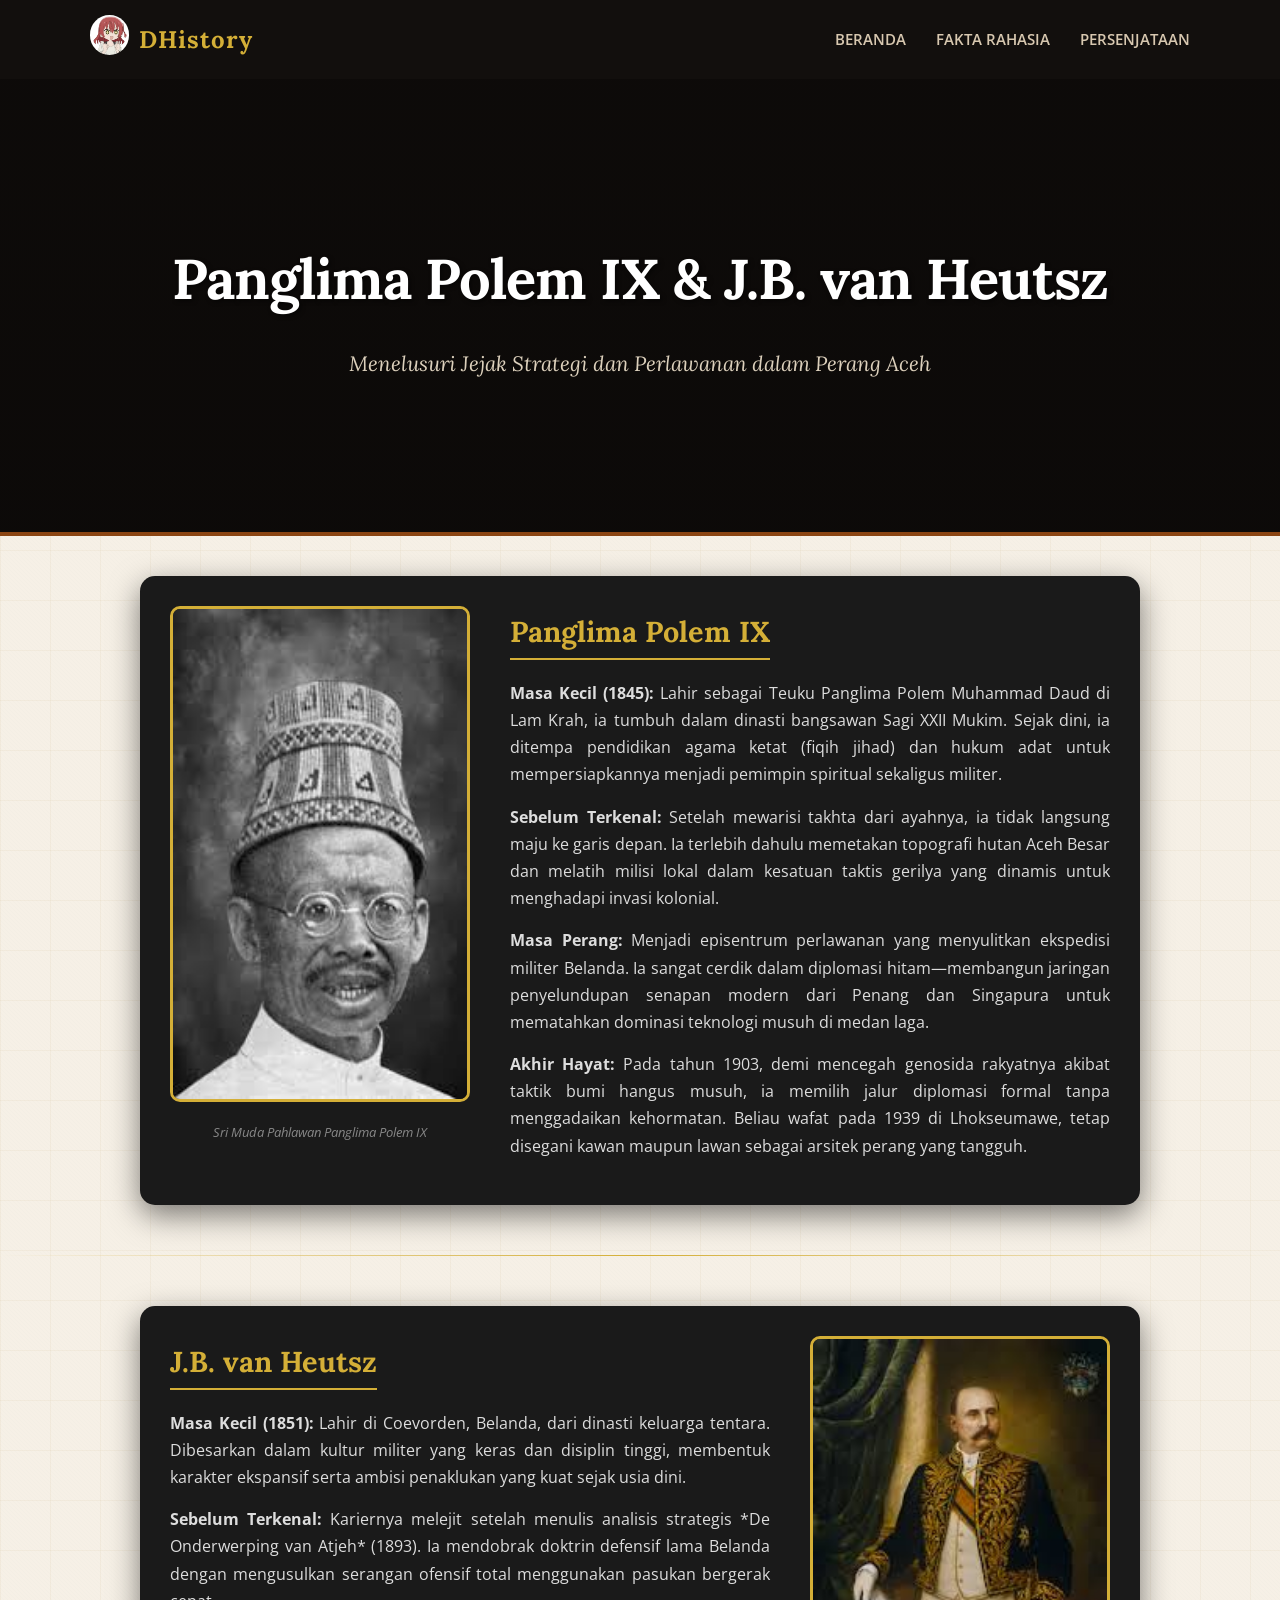
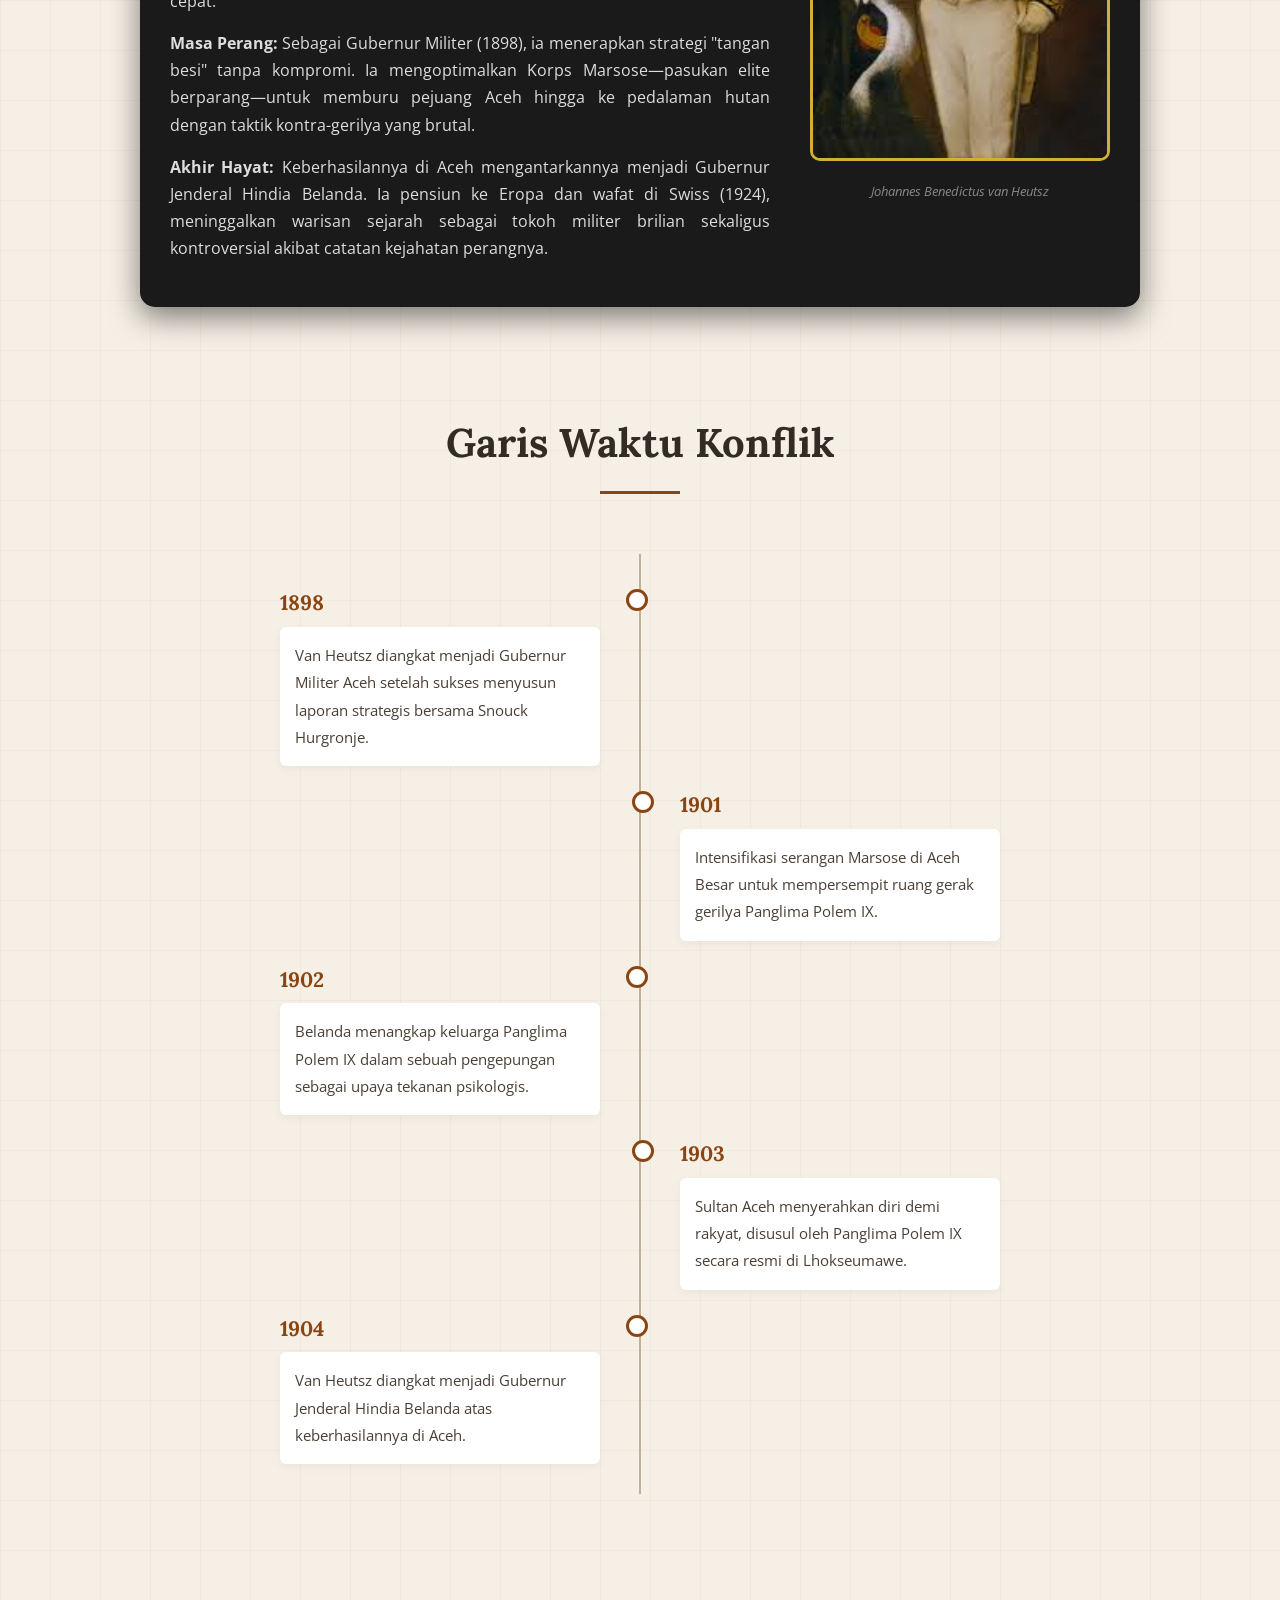
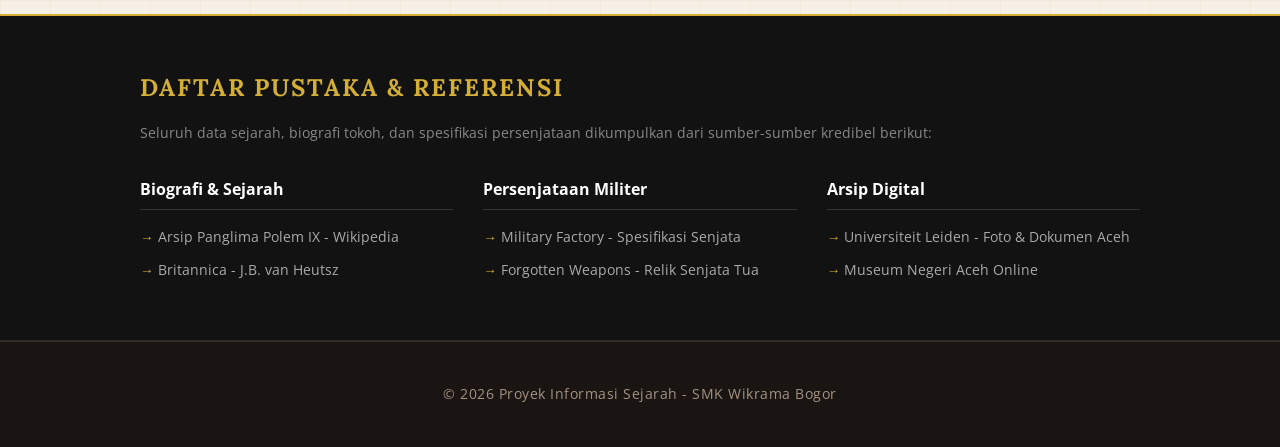
<file: index.html>
<!DOCTYPE html>
<html lang="id">
<head>
    <meta charset="UTF-8">
    <meta name="viewport" content="width=device-width, initial-scale=1.0">
    <title>Sejarah Perang Aceh: Dua Sisi Rivalitas</title>
    <link rel="stylesheet" href="style.css">
</head>
<body>

    <header>
        <nav>
            <div class="logo-wrapper">
            <a href="about.html">
                <img src="assets/logo.png" alt="Logo" class="logo-img">
            </a>
            <div class="logo">DHistory</div>
            </div>
            <ul>
            <li><a href="index.html">Beranda</a></li>
            <li><a href="fakta.html">Fakta Rahasia</a></li>
            <li><a href="weapon.html">Persenjataan</a></li>
        </ul>
        </nav>
        <div class="hero" id="home">
            <h1>Panglima Polem IX & J.B. van Heutsz</h1>
            <p>Menelusuri Jejak Strategi dan Perlawanan dalam Perang Aceh</p>
        </div>
    </header>

    <main>
<!-- Bagian Biografi Panglima Polem -->
<section class="bio-container">
    <div class="bio-image">
        <a href="assets/polem.jpg" target="_blank">
            <img src="assets/polem.jpg" alt="Panglima Polem IX">
        </a>
        <p class="caption">Sri Muda Pahlawan Panglima Polem IX</p>
    </div>
<div class="bio-text">
        <h2>Panglima Polem IX</h2>
        <p><strong>Masa Kecil (1845):</strong> Lahir sebagai Teuku Panglima Polem Muhammad Daud di Lam Krah, ia tumbuh dalam dinasti bangsawan Sagi XXII Mukim. Sejak dini, ia ditempa pendidikan agama ketat (fiqih jihad) dan hukum adat untuk mempersiapkannya menjadi pemimpin spiritual sekaligus militer.</p>
        <p><strong>Sebelum Terkenal:</strong> Setelah mewarisi takhta dari ayahnya, ia tidak langsung maju ke garis depan. Ia terlebih dahulu memetakan topografi hutan Aceh Besar dan melatih milisi lokal dalam kesatuan taktis gerilya yang dinamis untuk menghadapi invasi kolonial.</p>
        <p><strong>Masa Perang:</strong> Menjadi episentrum perlawanan yang menyulitkan ekspedisi militer Belanda. Ia sangat cerdik dalam diplomasi hitam—membangun jaringan penyelundupan senapan modern dari Penang dan Singapura untuk mematahkan dominasi teknologi musuh di medan laga.</p>
        <p><strong>Akhir Hayat:</strong> Pada tahun 1903, demi mencegah genosida rakyatnya akibat taktik bumi hangus musuh, ia memilih jalur diplomasi formal tanpa menggadaikan kehormatan. Beliau wafat pada 1939 di Lhokseumawe, tetap disegani kawan maupun lawan sebagai arsitek perang yang tangguh.</p>
    </div>
</section>

<hr class="separator">

<!-- Bagian Biografi Van Heutsz -->
<section class="bio-container reverse">
    <div class="bio-image">
        <a href="assets/heutsz.jpg" target="_blank">
            <img src="assets/heutsz.jpg" alt="J.B. van Heutsz">
        </a>
        <p class="caption">Johannes Benedictus van Heutsz</p>
    </div>
    <div class="bio-text">
        <h2>J.B. van Heutsz</h2>
        <p><strong>Masa Kecil (1851):</strong> Lahir di Coevorden, Belanda, dari dinasti keluarga tentara. Dibesarkan dalam kultur militer yang keras dan disiplin tinggi, membentuk karakter ekspansif serta ambisi penaklukan yang kuat sejak usia dini.</p>
        <p><strong>Sebelum Terkenal:</strong> Kariernya melejit setelah menulis analisis strategis *De Onderwerping van Atjeh* (1893). Ia mendobrak doktrin defensif lama Belanda dengan mengusulkan serangan ofensif total menggunakan pasukan bergerak cepat.</p>
        <p><strong>Masa Perang:</strong> Sebagai Gubernur Militer (1898), ia menerapkan strategi "tangan besi" tanpa kompromi. Ia mengoptimalkan Korps Marsose—pasukan elite berparang—untuk memburu pejuang Aceh hingga ke pedalaman hutan dengan taktik kontra-gerilya yang brutal.</p>
        <p><strong>Akhir Hayat:</strong> Keberhasilannya di Aceh mengantarkannya menjadi Gubernur Jenderal Hindia Belanda. Ia pensiun ke Eropa dan wafat di Swiss (1924), meninggalkan warisan sejarah sebagai tokoh militer brilian sekaligus kontroversial akibat catatan kejahatan perangnya.</p>
    </div>
</section>
        <!-- Section Timeline -->
        <section id="peristiwa" class="container">
            <h2 class="section-title">Garis Waktu Konflik</h2>
            <div class="timeline">
                <div class="timeline-item">
                    <h4>1898</h4>
                    <p>Van Heutsz diangkat menjadi Gubernur Militer Aceh setelah sukses menyusun laporan strategis bersama Snouck Hurgronje.</p>
                </div>
                <div class="timeline-item">
                    <h4>1901</h4>
                    <p>Intensifikasi serangan Marsose di Aceh Besar untuk mempersempit ruang gerak gerilya Panglima Polem IX.</p>
                </div>
                <div class="timeline-item">
                    <h4>1902</h4>
                    <p>Belanda menangkap keluarga Panglima Polem IX dalam sebuah pengepungan sebagai upaya tekanan psikologis.</p>
                </div>
                <div class="timeline-item">
                    <h4>1903</h4>
                    <p>Sultan Aceh menyerahkan diri demi rakyat, disusul oleh Panglima Polem IX secara resmi di Lhokseumawe.</p>
                </div>
                <div class="timeline-item">
                    <h4>1904</h4>
                    <p>Van Heutsz diangkat menjadi Gubernur Jenderal Hindia Belanda atas keberhasilannya di Aceh.</p>
                </div>
            </div>
        </section>
    </main>
    </main>

    <section id="references" class="reference-box">
    <div class="ref-content">
        <h3 class="ref-title">Daftar Pustaka & Referensi</h3>
        <p class="ref-subtitle">Seluruh data sejarah, biografi tokoh, dan spesifikasi persenjataan dikumpulkan dari sumber-sumber kredibel berikut:</p>
        
        <div class="ref-grid">
            <div class="ref-item">
                <span class="ref-category">Biografi & Sejarah</span>
                <a href="https://id.wikipedia.org/wiki/Panglima_Polem_IX" target="_blank" class="ref-link">Arsip Panglima Polem IX - Wikipedia</a>
                <a href="https://www.britannica.com/biography/Johannes-Benedictus-van-Heutsz" target="_blank" class="ref-link">Britannica - J.B. van Heutsz</a>
            </div>

            <div class="ref-item">
                <span class="ref-category">Persenjataan Militer</span>
                <a href="https://www.militaryfactory.com/" target="_blank" class="ref-link">Military Factory - Spesifikasi Senjata</a>
                <a href="https://www.forgottenweapons.com/" target="_blank" class="ref-link">Forgotten Weapons - Relik Senjata Tua</a>
            </div>

            <div class="ref-item">
                <span class="ref-category">Arsip Digital</span>
                <a href="https://digitalcollections.universiteitleiden.nl/" target="_blank" class="ref-link">Universiteit Leiden - Foto & Dokumen Aceh</a>
                <a href="https://museum.acehprov.go.id/" target="_blank" class="ref-link">Museum Negeri Aceh Online</a>
            </div>
        </div>
    </div>
</section>
    <footer>
        <p>&copy; 2026 Proyek Informasi Sejarah - SMK Wikrama Bogor</p>
    </footer>

</body>
</html>
</file>
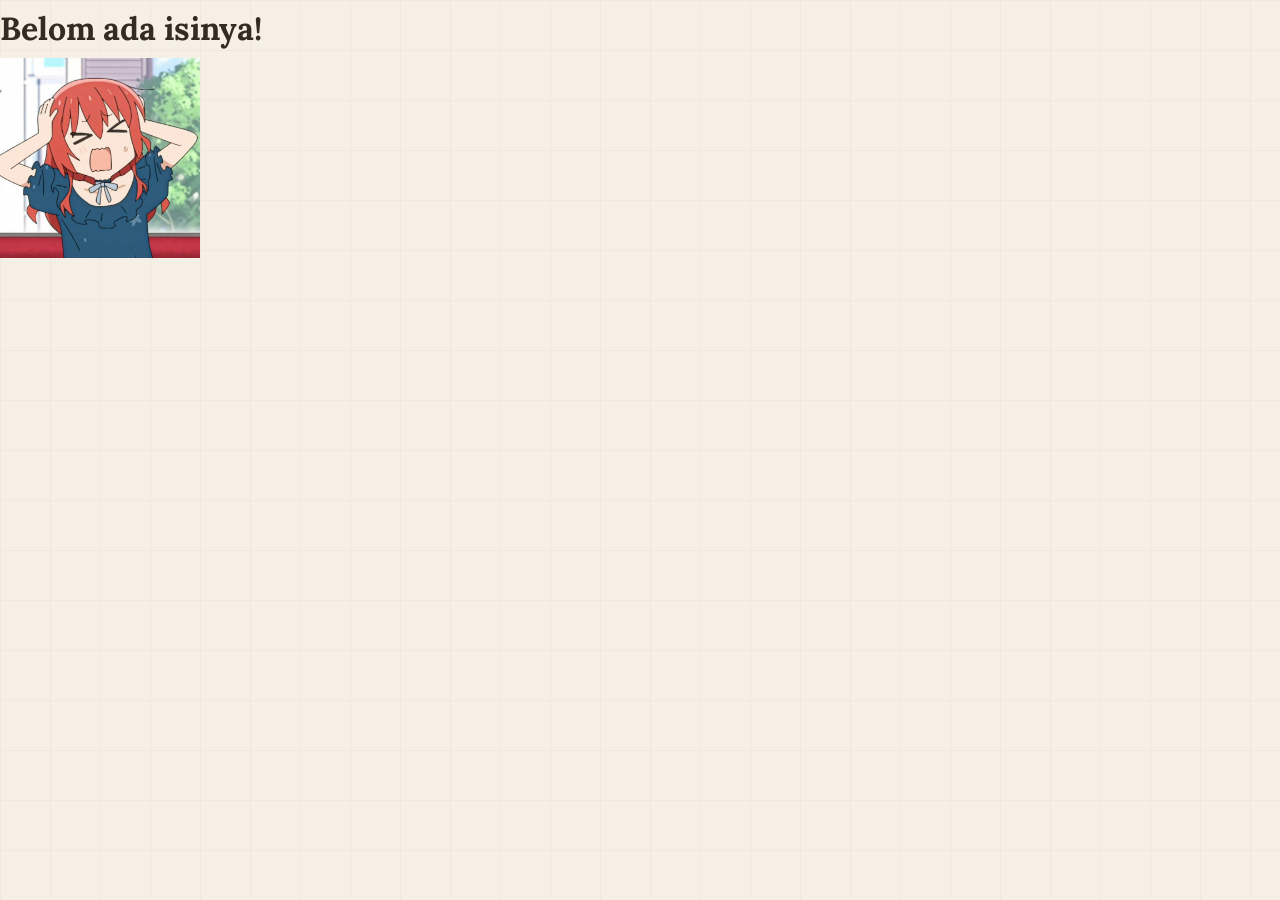
<file: about.html>
<!DOCTYPE html>
<html lang="en">
<head>
    <meta charset="UTF-8">
    <meta name="viewport" content="width=device-width, initial-scale=1.0">
    <link rel="stylesheet" href="style.css">
    <title>Document</title>
</head>
<body>
    <h1>Belom ada isinya!</h1>
    <img src="assets/belom.jpg" width="200px" height="200px">
</body>
</html>
</file>
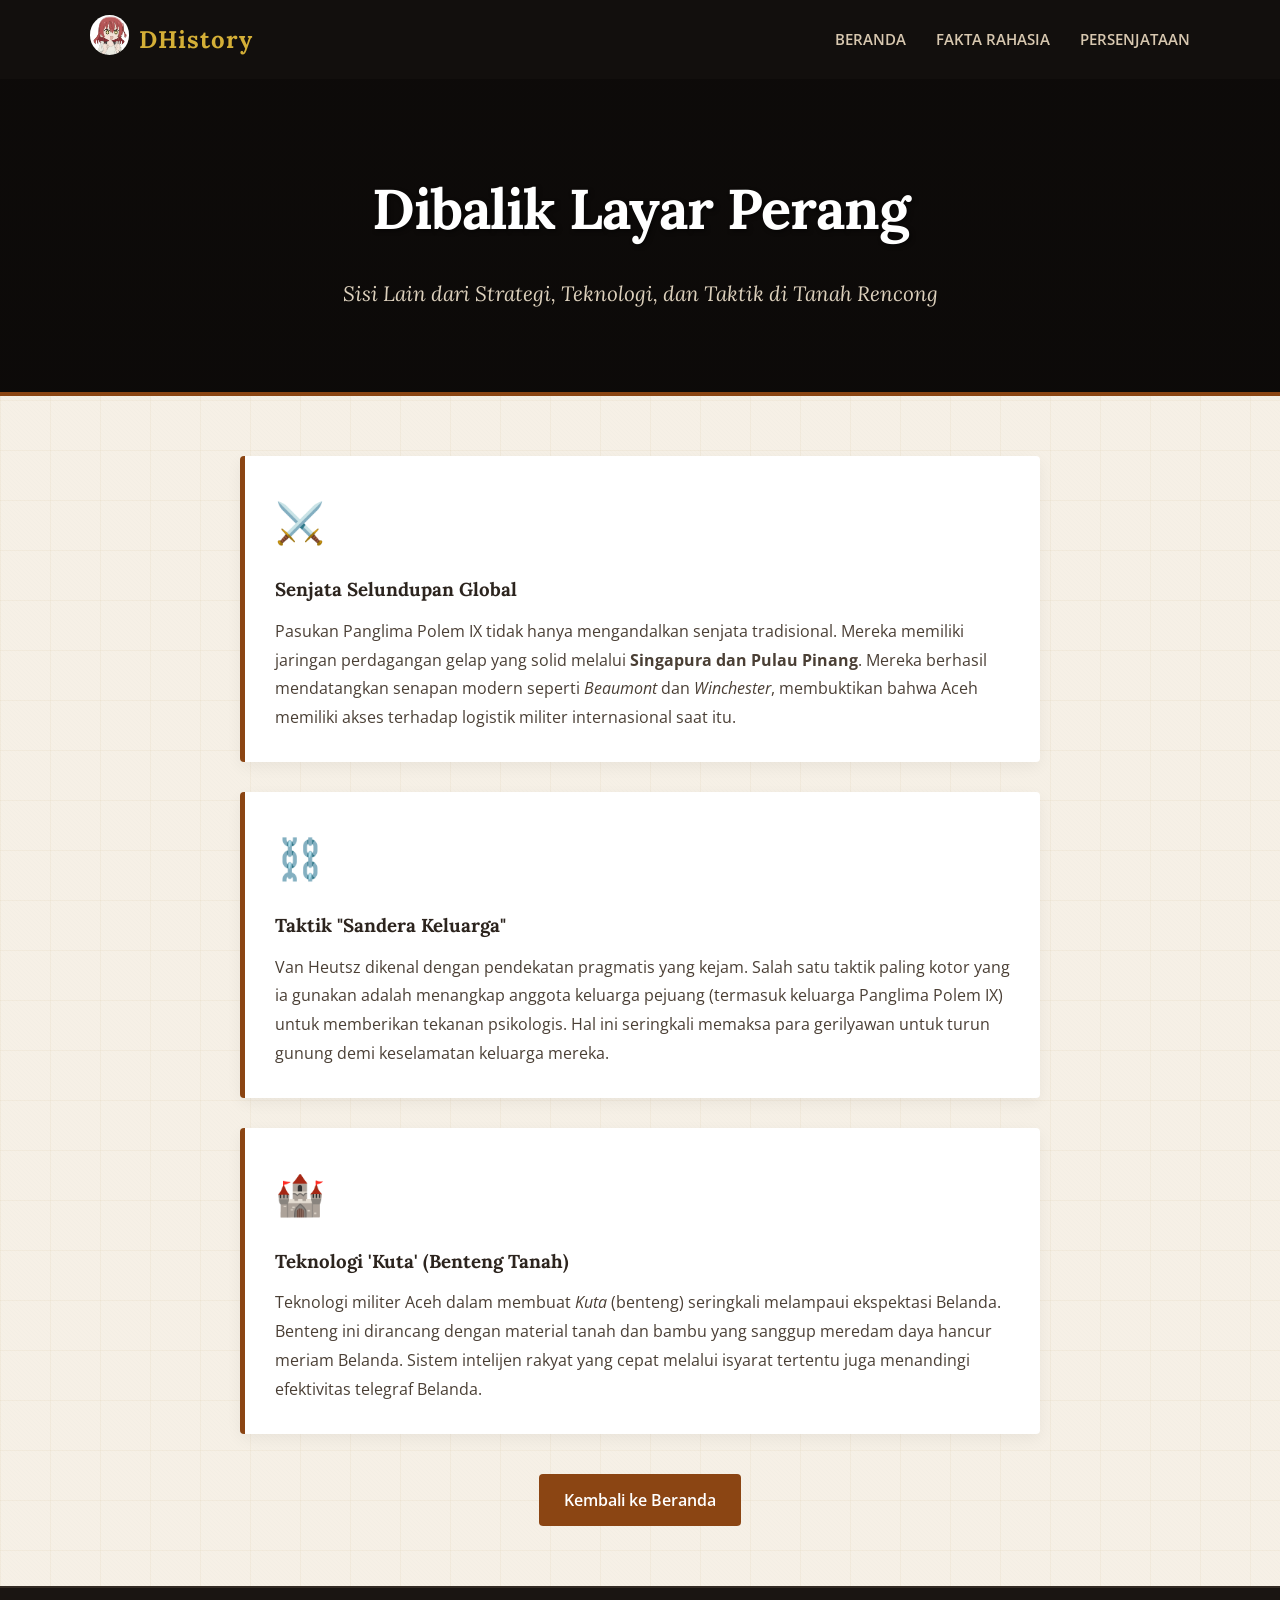
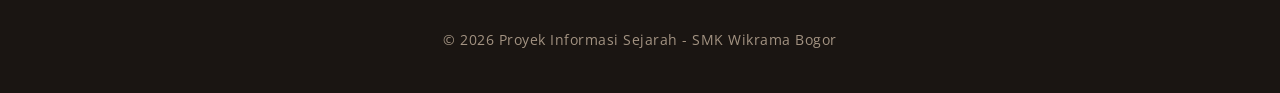
<file: fakta.html>
<!DOCTYPE html>
<html lang="id">
<head>
    <meta charset="UTF-8">
    <meta name="viewport" content="width=device-width, initial-scale=1.0">
    <title>Fakta Rahasia - Perang Aceh</title>
    <link rel="stylesheet" href="style.css">
</head>
<body>

    <header>
        <nav>
            <div class="logo-wrapper">
            <a href="about.html">
                <img src="assets/logo.png" alt="Logo" class="logo-img">
            </a>
            <div class="logo">DHistory</div>
            </div>
            <ul>
            <li><a href="index.html">Beranda</a></li>
            <li><a href="fakta.html">Fakta Rahasia</a></li>
            <li><a href="weapon.html">Persenjataan</a></li>
        </ul>
        </nav>
        <div class="hero" style="padding: 80px 20px;">
            <h1>Dibalik Layar Perang</h1>
            <p>Sisi Lain dari Strategi, Teknologi, dan Taktik di Tanah Rencong</p>
        </div>
    </header>

    <main class="container">
        <section class="fakta-container">
            
            <!-- Fakta 1: Senjata -->
            <div class="fakta-card">
                <div class="fakta-icon">⚔️</div>
                <h3>Senjata Selundupan Global</h3>
                <p>Pasukan Panglima Polem IX tidak hanya mengandalkan senjata tradisional. Mereka memiliki jaringan perdagangan gelap yang solid melalui <strong>Singapura dan Pulau Pinang</strong>. Mereka berhasil mendatangkan senapan modern seperti <em>Beaumont</em> dan <em>Winchester</em>, membuktikan bahwa Aceh memiliki akses terhadap logistik militer internasional saat itu.</p>
            </div>

            <!-- Fakta 2: Taktik Van Heutsz -->
            <div class="fakta-card">
                <div class="fakta-icon">⛓️</div>
                <h3>Taktik "Sandera Keluarga"</h3>
                <p>Van Heutsz dikenal dengan pendekatan pragmatis yang kejam. Salah satu taktik paling kotor yang ia gunakan adalah menangkap anggota keluarga pejuang (termasuk keluarga Panglima Polem IX) untuk memberikan tekanan psikologis. Hal ini seringkali memaksa para gerilyawan untuk turun gunung demi keselamatan keluarga mereka.</p>
            </div>

            <!-- Fakta 3: Teknologi Benteng -->
            <div class="fakta-card">
                <div class="fakta-icon">🏰</div>
                <h3>Teknologi 'Kuta' (Benteng Tanah)</h3>
                <p>Teknologi militer Aceh dalam membuat <em>Kuta</em> (benteng) seringkali melampaui ekspektasi Belanda. Benteng ini dirancang dengan material tanah dan bambu yang sanggup meredam daya hancur meriam Belanda. Sistem intelijen rakyat yang cepat melalui isyarat tertentu juga menandingi efektivitas telegraf Belanda.</p>
            </div>

        </section>
        
        <div style="text-align: center; margin-top: 40px;">
            <a href="index.html" class="btn-back"> Kembali ke Beranda</a>
        </div>
    </main>
        <footer>
        <p>&copy; 2026 Proyek Informasi Sejarah - SMK Wikrama Bogor</p>
    </footer>

</body>
</html>
</file>
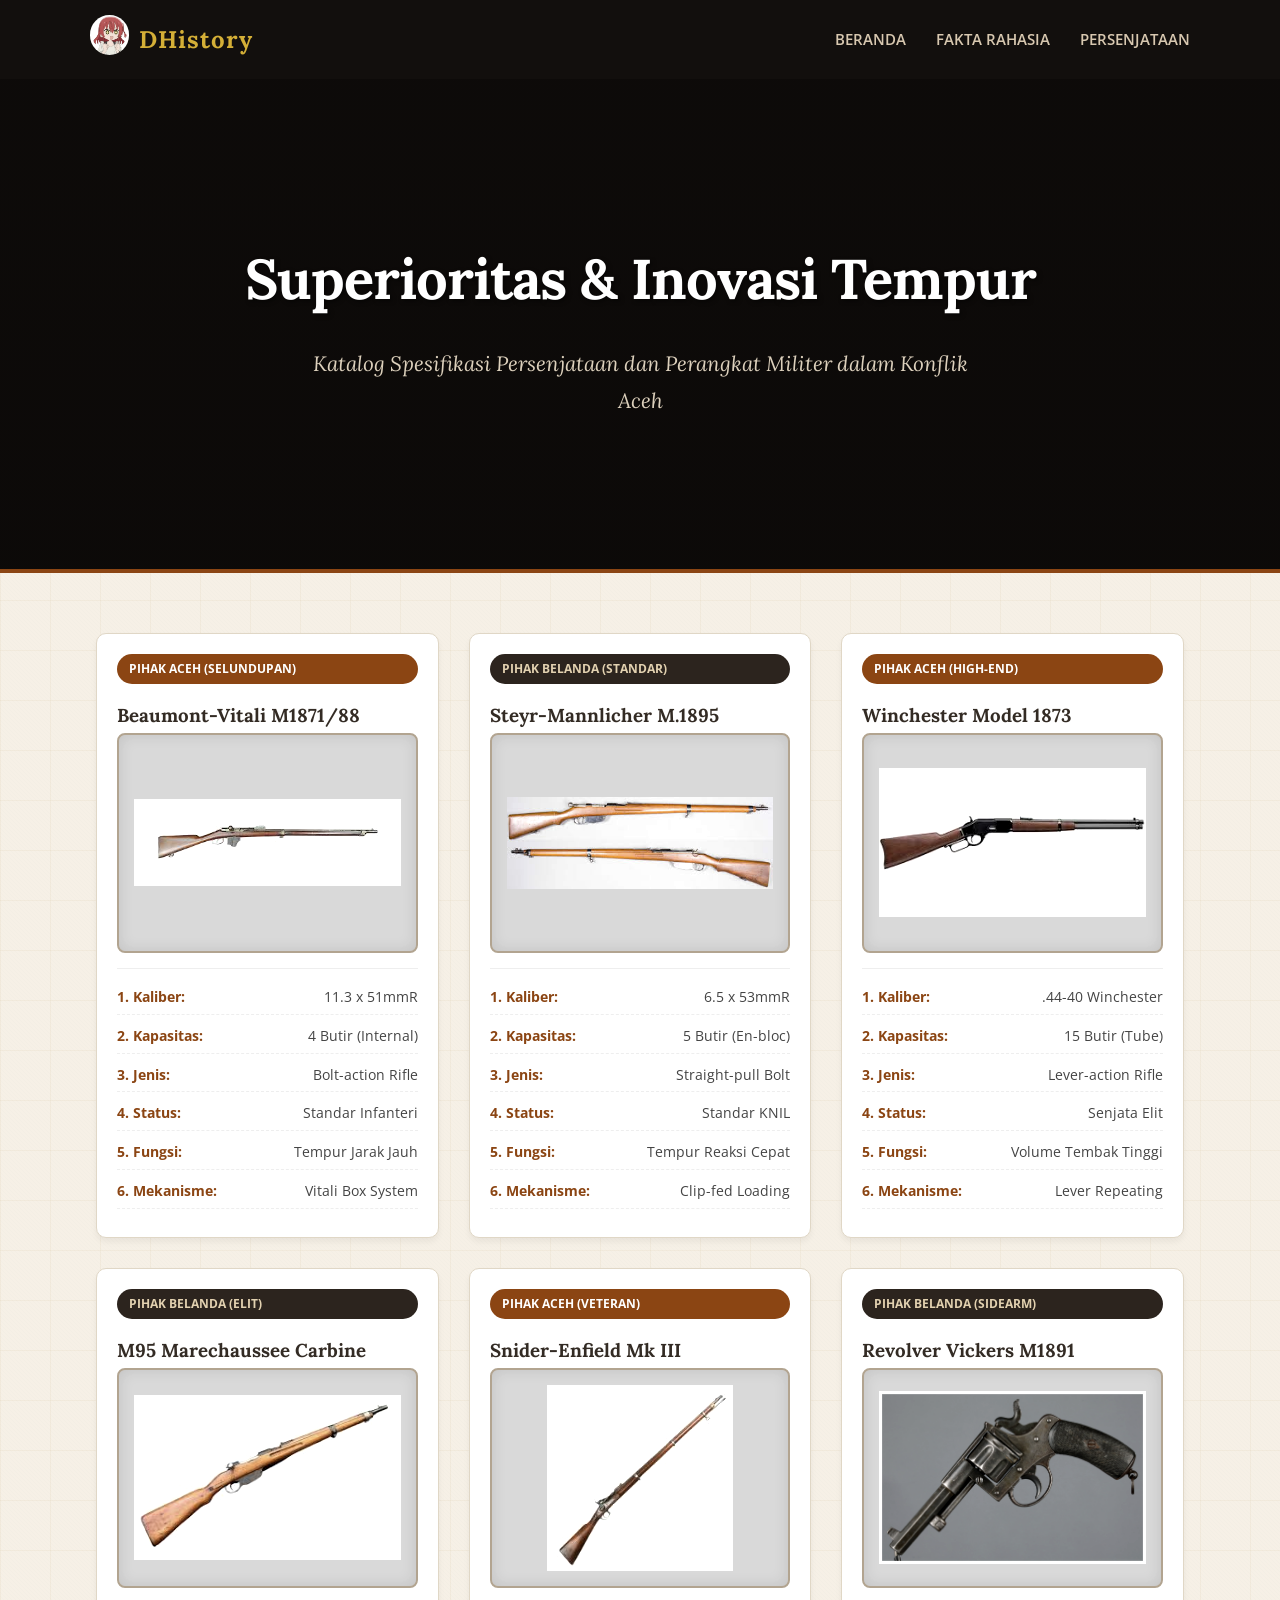
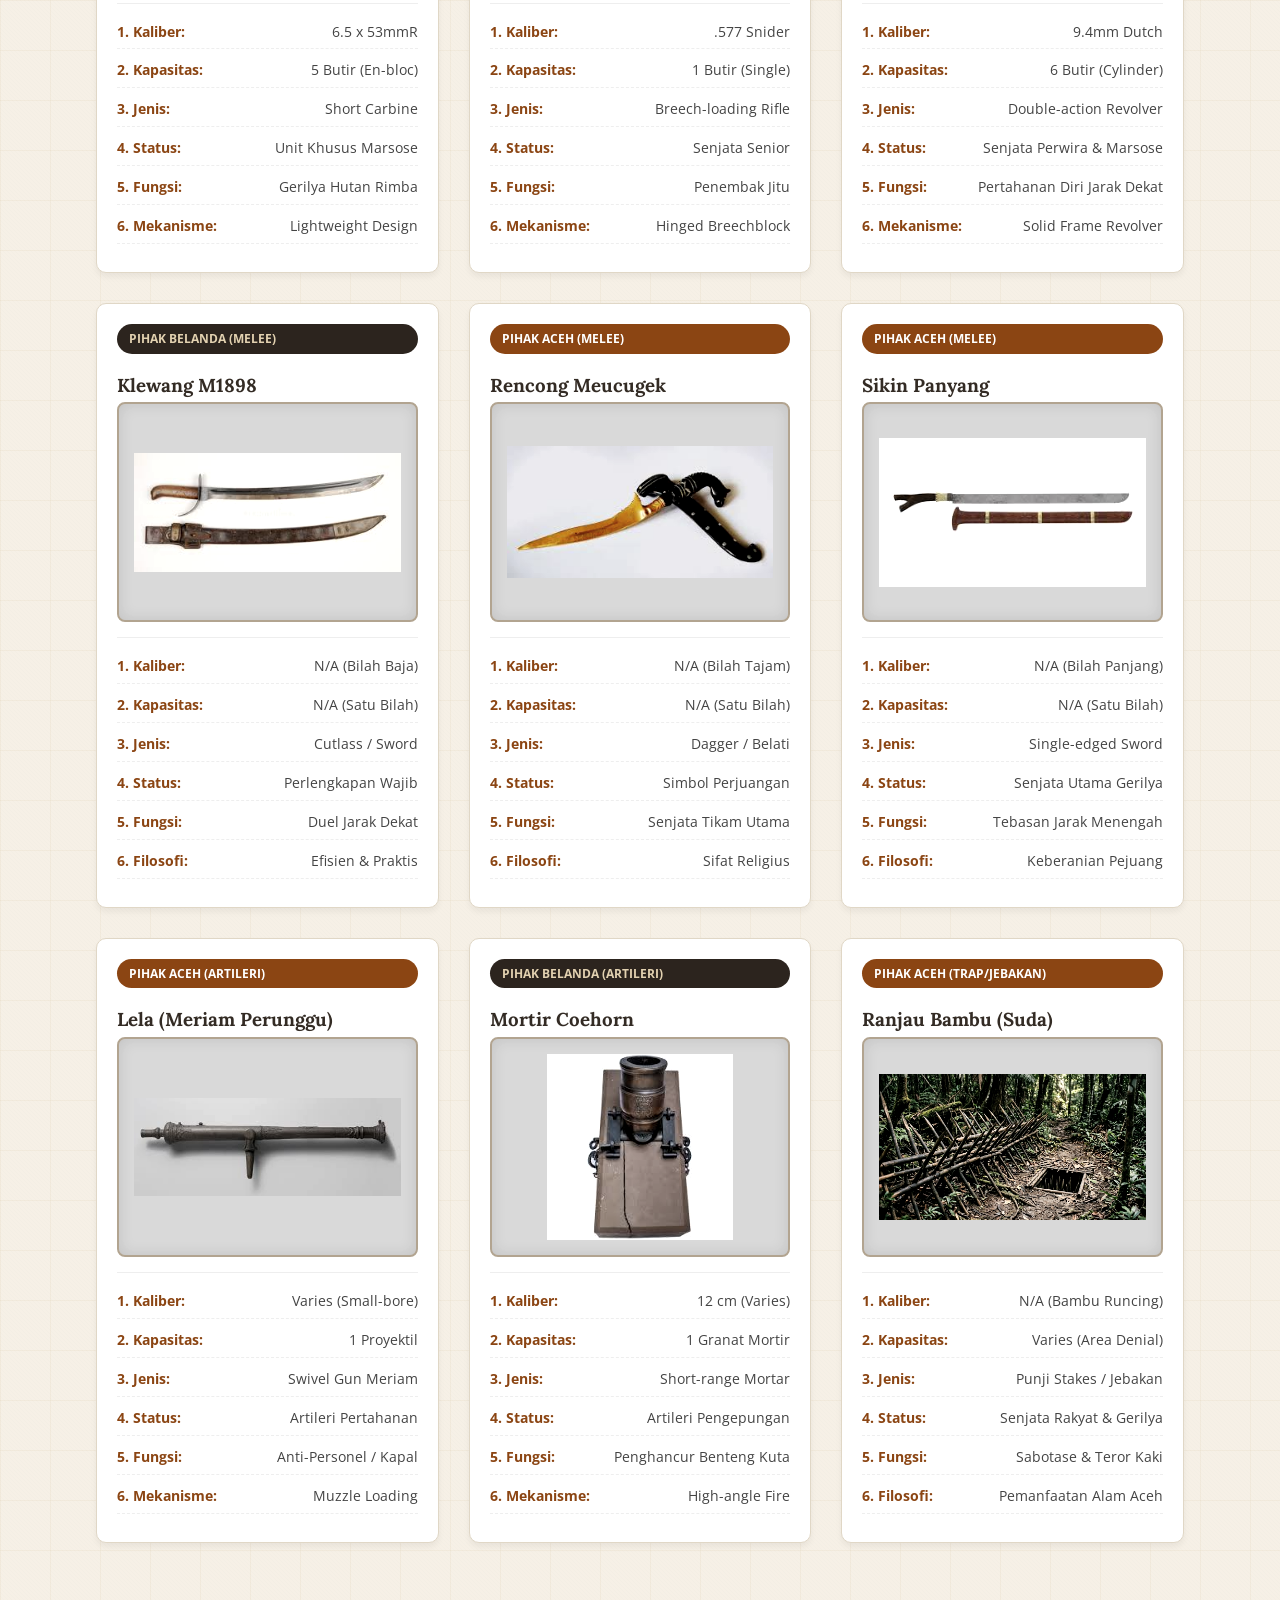
<file: weapon.html>
<!DOCTYPE html>
<html lang="en">
<head>
    <meta charset="UTF-8">
    <meta name="viewport" content="width=device-width, initial-scale=1.0">
    <link rel="stylesheet" href="style.css">
    <title>Persenjataan Kedua Sisi</title>
</head>
<body>
    <header>
        <nav>
            <div class="logo-wrapper">
            <a href="about.html">
                <img src="assets/logo.png" alt="Logo" class="logo-img">
            </a>
            <div class="logo">DHistory</div>
            </div>
            <ul>
            <li><a href="index.html">Beranda</a></li>
            <li><a href="fakta.html">Fakta Rahasia</a></li>
            <li><a href="weapon.html">Persenjataan</a></li>
        </ul>
        </nav>
        <div class="hero" id="home">
            <h1>Superioritas & Inovasi Tempur</h1>
            <p>Katalog Spesifikasi Persenjataan dan Perangkat Militer dalam Konflik Aceh</p>
        </div>
    </header>
<main class="container">
    <div class="weapon-grid">
        
        <div class="weapon-card">
            <div class="weapon-tag aceh">Pihak Aceh (Selundupan)</div>
            <h3>Beaumont-Vitali M1871/88</h3>
            <img src="assets/beumont.jpg" alt="Beaumont" class="weapon-img">
            <div class="specs">
                <div class="spec-item"><span>1. Kaliber:</span> <span>11.3 x 51mmR</span></div>
                <div class="spec-item"><span>2. Kapasitas:</span> <span>4 Butir (Internal)</span></div>
                <div class="spec-item"><span>3. Jenis:</span> <span>Bolt-action Rifle</span></div>
                <div class="spec-item"><span>4. Status:</span> <span>Standar Infanteri</span></div>
                <div class="spec-item"><span>5. Fungsi:</span> <span>Tempur Jarak Jauh</span></div>
                <div class="spec-item"><span>6. Mekanisme:</span> <span>Vitali Box System</span></div>
            </div>
        </div>

        <div class="weapon-card">
            <div class="weapon-tag dutch">Pihak Belanda (Standar)</div>
            <h3>Steyr-Mannlicher M.1895</h3>
            <img src="assets/mannlicher.jpg" alt="M95" class="weapon-img">
            <div class="specs">
                <div class="spec-item"><span>1. Kaliber:</span> <span>6.5 x 53mmR</span></div>
                <div class="spec-item"><span>2. Kapasitas:</span> <span>5 Butir (En-bloc)</span></div>
                <div class="spec-item"><span>3. Jenis:</span> <span>Straight-pull Bolt</span></div>
                <div class="spec-item"><span>4. Status:</span> <span>Standar KNIL</span></div>
                <div class="spec-item"><span>5. Fungsi:</span> <span>Tempur Reaksi Cepat</span></div>
                <div class="spec-item"><span>6. Mekanisme:</span> <span>Clip-fed Loading</span></div>
            </div>
        </div>

        <div class="weapon-card">
            <div class="weapon-tag aceh">Pihak Aceh (High-End)</div>
            <h3>Winchester Model 1873</h3>
            <img src="assets/winchester.jpg" alt="Winchester" class="weapon-img">
            <div class="specs">
                <div class="spec-item"><span>1. Kaliber:</span> <span>.44-40 Winchester</span></div>
                <div class="spec-item"><span>2. Kapasitas:</span> <span>15 Butir (Tube)</span></div>
                <div class="spec-item"><span>3. Jenis:</span> <span>Lever-action Rifle</span></div>
                <div class="spec-item"><span>4. Status:</span> <span>Senjata Elit</span></div>
                <div class="spec-item"><span>5. Fungsi:</span> <span>Volume Tembak Tinggi</span></div>
                <div class="spec-item"><span>6. Mekanisme:</span> <span>Lever Repeating</span></div>
            </div>
        </div>

        <div class="weapon-card">
            <div class="weapon-tag dutch">Pihak Belanda (Elit)</div>
            <h3>M95 Marechaussee Carbine</h3>
            <img src="assets/carbine.jpg" alt="Carbine" class="weapon-img">
            <div class="specs">
                <div class="spec-item"><span>1. Kaliber:</span> <span>6.5 x 53mmR</span></div>
                <div class="spec-item"><span>2. Kapasitas:</span> <span>5 Butir (En-bloc)</span></div>
                <div class="spec-item"><span>3. Jenis:</span> <span>Short Carbine</span></div>
                <div class="spec-item"><span>4. Status:</span> <span>Unit Khusus Marsose</span></div>
                <div class="spec-item"><span>5. Fungsi:</span> <span>Gerilya Hutan Rimba</span></div>
                <div class="spec-item"><span>6. Mekanisme:</span> <span>Lightweight Design</span></div>
            </div>
        </div>

        <div class="weapon-card">
            <div class="weapon-tag aceh">Pihak Aceh (Veteran)</div>
            <h3>Snider-Enfield Mk III</h3>
            <img src="assets/snider.jpg" alt="Snider" class="weapon-img">
            <div class="specs">
                <div class="spec-item"><span>1. Kaliber:</span> <span>.577 Snider</span></div>
                <div class="spec-item"><span>2. Kapasitas:</span> <span>1 Butir (Single)</span></div>
                <div class="spec-item"><span>3. Jenis:</span> <span>Breech-loading Rifle</span></div>
                <div class="spec-item"><span>4. Status:</span> <span>Senjata Senior</span></div>
                <div class="spec-item"><span>5. Fungsi:</span> <span>Penembak Jitu</span></div>
                <div class="spec-item"><span>6. Mekanisme:</span> <span>Hinged Breechblock</span></div>
            </div>
        </div>

        <div class="weapon-card">
            <div class="weapon-tag dutch">Pihak Belanda (Sidearm)</div>
            <h3>Revolver Vickers M1891</h3>
            <img src="assets/vickers.jpg" alt="Vickers Revolver" class="weapon-img">
            <div class="specs">
                <div class="spec-item"><span>1. Kaliber:</span> <span>9.4mm Dutch</span></div>
                <div class="spec-item"><span>2. Kapasitas:</span> <span>6 Butir (Cylinder)</span></div>
                <div class="spec-item"><span>3. Jenis:</span> <span>Double-action Revolver</span></div>
                <div class="spec-item"><span>4. Status:</span> <span>Senjata Perwira & Marsose</span></div>
                <div class="spec-item"><span>5. Fungsi:</span> <span>Pertahanan Diri Jarak Dekat</span></div>
                <div class="spec-item"><span>6. Mekanisme:</span> <span>Solid Frame Revolver</span></div>
            </div>
        </div>

        <div class="weapon-card">
            <div class="weapon-tag dutch">Pihak Belanda (Melee)</div>
            <h3>Klewang M1898</h3>
            <img src="assets/klewang.jpg" alt="Klewang" class="weapon-img">
            <div class="specs">
                <div class="spec-item"><span>1. Kaliber:</span> <span>N/A (Bilah Baja)</span></div>
                <div class="spec-item"><span>2. Kapasitas:</span> <span>N/A (Satu Bilah)</span></div>
                <div class="spec-item"><span>3. Jenis:</span> <span>Cutlass / Sword</span></div>
                <div class="spec-item"><span>4. Status:</span> <span>Perlengkapan Wajib</span></div>
                <div class="spec-item"><span>5. Fungsi:</span> <span>Duel Jarak Dekat</span></div>
                <div class="spec-item"><span>6. Filosofi:</span> <span>Efisien & Praktis</span></div>
            </div>
        </div>

        <div class="weapon-card">
            <div class="weapon-tag aceh">Pihak Aceh (Melee)</div>
            <h3>Rencong Meucugek</h3>
            <img src="assets/rencong.jpg" alt="Rencong" class="weapon-img">
            <div class="specs">
                <div class="spec-item"><span>1. Kaliber:</span> <span>N/A (Bilah Tajam)</span></div>
                <div class="spec-item"><span>2. Kapasitas:</span> <span>N/A (Satu Bilah)</span></div>
                <div class="spec-item"><span>3. Jenis:</span> <span>Dagger / Belati</span></div>
                <div class="spec-item"><span>4. Status:</span> <span>Simbol Perjuangan</span></div>
                <div class="spec-item"><span>5. Fungsi:</span> <span>Senjata Tikam Utama</span></div>
                <div class="spec-item"><span>6. Filosofi:</span> <span>Sifat Religius</span></div>
            </div>
        </div>

        <div class="weapon-card">
            <div class="weapon-tag aceh">Pihak Aceh (Melee)</div>
            <h3>Sikin Panyang</h3>
            <img src="assets/panyang.jpg" alt="Sikin Panyang" class="weapon-img">
            <div class="specs">
                <div class="spec-item"><span>1. Kaliber:</span> <span>N/A (Bilah Panjang)</span></div>
                <div class="spec-item"><span>2. Kapasitas:</span> <span>N/A (Satu Bilah)</span></div>
                <div class="spec-item"><span>3. Jenis:</span> <span>Single-edged Sword</span></div>
                <div class="spec-item"><span>4. Status:</span> <span>Senjata Utama Gerilya</span></div>
                <div class="spec-item"><span>5. Fungsi:</span> <span>Tebasan Jarak Menengah</span></div>
                <div class="spec-item"><span>6. Filosofi:</span> <span>Keberanian Pejuang</span></div>
            </div>
        </div>

        <div class="weapon-card">
            <div class="weapon-tag aceh">Pihak Aceh (Artileri)</div>
            <h3>Lela (Meriam Perunggu)</h3>
            <img src="assets/lentaka.jpg" alt="Lela Meriam" class="weapon-img">
            <div class="specs">
                <div class="spec-item"><span>1. Kaliber:</span> <span>Varies (Small-bore)</span></div>
                <div class="spec-item"><span>2. Kapasitas:</span> <span>1 Proyektil</span></div>
                <div class="spec-item"><span>3. Jenis:</span> <span>Swivel Gun Meriam</span></div>
                <div class="spec-item"><span>4. Status:</span> <span>Artileri Pertahanan</span></div>
                <div class="spec-item"><span>5. Fungsi:</span> <span>Anti-Personel / Kapal</span></div>
                <div class="spec-item"><span>6. Mekanisme:</span> <span>Muzzle Loading</span></div>
            </div>
        </div>

        <div class="weapon-card">
            <div class="weapon-tag dutch">Pihak Belanda (Artileri)</div>
            <h3>Mortir Coehorn</h3>
            <img src="assets/ceahorn.jpg" alt="Mortir Coehorn" class="weapon-img">
            <div class="specs">
                <div class="spec-item"><span>1. Kaliber:</span> <span>12 cm (Varies)</span></div>
                <div class="spec-item"><span>2. Kapasitas:</span> <span>1 Granat Mortir</span></div>
                <div class="spec-item"><span>3. Jenis:</span> <span>Short-range Mortar</span></div>
                <div class="spec-item"><span>4. Status:</span> <span>Artileri Pengepungan</span></div>
                <div class="spec-item"><span>5. Fungsi:</span> <span>Penghancur Benteng Kuta</span></div>
                <div class="spec-item"><span>6. Mekanisme:</span> <span>High-angle Fire</span></div>
            </div>
        </div>

        <div class="weapon-card">
            <div class="weapon-tag aceh">Pihak Aceh (Trap/Jebakan)</div>
            <h3>Ranjau Bambu (Suda)</h3>
            <img src="assets/trap.jpg" alt="Ranjau Bambu" class="weapon-img">
            <div class="specs">
                <div class="spec-item"><span>1. Kaliber:</span> <span>N/A (Bambu Runcing)</span></div>
                <div class="spec-item"><span>2. Kapasitas:</span> <span>Varies (Area Denial)</span></div>
                <div class="spec-item"><span>3. Jenis:</span> <span>Punji Stakes / Jebakan</span></div>
                <div class="spec-item"><span>4. Status:</span> <span>Senjata Rakyat & Gerilya</span></div>
                <div class="spec-item"><span>5. Fungsi:</span> <span>Sabotase & Teror Kaki</span></div>
                <div class="spec-item"><span>6. Filosofi:</span> <span>Pemanfaatan Alam Aceh</span></div>
            </div>
        </div>

    </div>
</main>
</body>
</html>
</file>
<file: style.css>
/* =========================================
   Import Google Fonts (Lora & Open Sans)
   ========================================= */
@import url('https://fonts.googleapis.com/css2?family=Lora:ital,wght@0,400;0,700;1,400&family=Open+Sans:wght@400;600&display=swap');

/* =========================================
   Reset & Base Styles
   ========================================= */
* {
    margin: 0;
    padding: 0;
    box-sizing: border-box;
}

body {
    font-family: 'Open Sans', sans-serif;
    /* Efek Tekstur Kertas Tua: Menggunakan gradien halus dan noise */
    background-color: #f6f0e6;
    background-image: 
        linear-gradient(to right, rgba(230, 218, 195, 0.3) 1px, transparent 1px),
        linear-gradient(to bottom, rgba(230, 218, 195, 0.3) 1px, transparent 1px),
        url('[data-uri]'); /* Subtle Noise */
    background-size: 50px 50px, 50px 50px, auto;
    color: #4a3f35;
    line-height: 1.8;
}

h1, h2, h3, h4 {
    font-family: 'Lora', serif; /* Serif untuk Judul agar formal */
    font-weight: 700;
    color: #332b24;
}

.container {
    width: 85%;
    max-width: 1200px;
    margin: auto;
    padding: 60px 0;
}

/* =========================================
   Header & Navigation
   ========================================= */
header {
    background-color: #1a1512;
    color: #f1e4d1;
    position: relative;
    border-bottom: 4px solid #8b4513; /* Aksen warna Cokelat Tua */
}

nav {
    display: flex;
    justify-content: space-between;
    align-items: center;
    padding: 15px 7%;
    background-color: rgba(0,0,0,0.3); /* Overlay gelap sedikit */
}

.logo {
    font-family: 'Lora', serif;
    font-size: 1.6rem;
    font-weight: 700;
    letter-spacing: 1px;
    color: #f1e4d1;
}

nav ul {
    display: flex;
    list-style: none;
}

nav ul li a {
    color: #d8c8b0;
    text-decoration: none;
    margin-left: 30px;
    font-size: 0.95rem;
    font-weight: 600;
    text-transform: uppercase;
    transition: color 0.3s ease;
}

nav ul li a:hover {
    color: #fff;
}

/* =========================================
   Hero Section
   ========================================= */
.hero {
    text-align: center;
    padding: 150px 20px;
    background: 
        linear-gradient(rgba(10, 8, 7, 0.8), rgba(10, 8, 7, 0.9)), 
        url('https://images.unsplash.com/photo-1518640467707-6811f4a6ab73?q=80&w=1600') no-repeat center center;
    background-size: cover;
    background-attachment: fixed; /* Efek Parallax sederhana */
}

.hero h1 {
    font-size: 3.5rem;
    color: #fff;
    margin-bottom: 15px;
    text-shadow: 2px 2px 4px rgba(0,0,0,0.5);
    letter-spacing: -1px;
}

.hero p {
    font-family: 'Lora', serif;
    font-style: italic;
    font-size: 1.3rem;
    color: #dcd0bc;
    max-width: 700px;
    margin: 0 auto;
}

/* =========================================
   Sections General
   ========================================= */
.section-title {
    text-align: center;
    margin-bottom: 60px;
    font-size: 2.5rem;
    position: relative;
    padding-bottom: 15px;
}

/* Garis dekoratif di bawah judul section */
.section-title::after {
    content: '';
    display: block;
    width: 80px;
    height: 3px;
    background-color: #8b4513;
    position: absolute;
    bottom: 0;
    left: 50%;
    transform: translateX(-50%);
}

/* =========================================
   Card Grid (Tokoh)
   ========================================= */
.card-grid {
    display: grid;
    grid-template-columns: repeat(auto-fit, minmax(300px, 1fr));
    gap: 40px;
}

.card {
    background: #fff;
    padding: 30px;
    border-radius: 8px;
    box-shadow: 0 10px 25px rgba(0,0,0,0.08); /* Shadow yang lebih halus */
    text-align: center;
    transition: transform 0.3s ease, box-shadow 0.3s ease;
    border: 1px solid #e0d7c6;
}

.card:hover {
    transform: translateY(-8px);
    box-shadow: 0 15px 35px rgba(0,0,0,0.12);
}

.card img {
    width: 180px;
    height: 180px;
    object-fit: cover;
    border-radius: 50%; /* Gambar Bulat */
    margin-bottom: 25px;
    border: 5px solid #f4ece1;
    box-shadow: 0 5px 15px rgba(0,0,0,0.1);
}

.card h3 {
    font-size: 1.6rem;
    margin-bottom: 10px;
    color: #2c241e;
}

.card p {
    font-size: 1rem;
    color: #6a5a4a;
}

/* =========================================
   Timeline Section (Peristiwa)
   ========================================= */
.content-section {
    background-color: rgba(230, 218, 195, 0.4); /* Background section sedikit berbeda */
    padding: 80px 0;
}

.timeline {
    position: relative;
    max-width: 800px;
    margin: 0 auto;
    padding: 20px 0;
}

/* Garis tengah Timeline */
.timeline::after {
    content: '';
    position: absolute;
    width: 2px;
    background-color: #c4b097;
    top: 0;
    bottom: 0;
    left: 50%;
    margin-left: -1px;
}

.timeline-item {
    padding: 10px 40px;
    position: relative;
    width: 50%;
    box-sizing: border-box;
}

/* Posisi Kiri dan Kanan */
.timeline-item:nth-child(even) {
    left: 50%;
}

.timeline-item:nth-child(odd) {
    left: 0;
}

/* Lingkaran Titik pada Timeline */
.timeline-item::after {
    content: '';
    position: absolute;
    width: 16px;
    height: 16px;
    right: -8px;
    background-color: #fff;
    border: 3px solid #8b4513;
    top: 15px;
    border-radius: 50%;
    z-index: 1;
}

.timeline-item:nth-child(even)::after {
    left: -8px;
}

/* Konten di dalam Timeline Item */
.timeline-item h4 {
    font-size: 1.3rem;
    margin-bottom: 5px;
    color: #8b4513;
}

.timeline-item p {
    font-size: 0.95rem;
    background: #fff;
    padding: 15px;
    border-radius: 6px;
    box-shadow: 0 3px 10px rgba(0,0,0,0.05);
}

/* =========================================
   Footer
   ========================================= */
footer {
    text-align: center;
    padding: 40px 20px;
    background: #1a1512;
    color: #a39382;
    border-top: 2px solid #332b24;
}

footer p {
    font-size: 0.85rem;
    letter-spacing: 0.5px;
}

/* Styling Quote */
.quote {
    font-style: italic;
    font-size: 0.9rem;
    color: #8b4513;
    margin-top: 20px;
    padding: 10px;
    border-left: 3px solid #8b4513;
    background: #fdfaf5;
}

.subtitle {
    font-weight: 600;
    color: #8b4513;
    margin-bottom: 15px;
    font-size: 0.9rem;
}

/* Styling Tabel */
.table-container {
    overflow-x: auto;
    margin-top: 20px;
}

.comparison-table {
    width: 100%;
    border-collapse: collapse;
    background: #fff;
    box-shadow: 0 5px 15px rgba(0,0,0,0.05);
}

.comparison-table th, .comparison-table td {
    padding: 15px;
    border: 1px solid #e0d7c6;
    text-align: left;
}

.comparison-table th {
    background-color: #2c241e;
    color: #f1e4d1;
    text-transform: uppercase;
    font-size: 0.85rem;
}

.comparison-table tr:nth-child(even) {
    background-color: #f9f6f2;
}

/* Styling Halaman Fakta */
.fakta-container {
    display: grid;
    grid-template-columns: 1fr; /* Satu kolom agar fokus membaca */
    gap: 30px;
    max-width: 800px;
    margin: 0 auto;
}

.fakta-card {
    background: #fff;
    padding: 30px;
    border-left: 5px solid #8b4513; /* Aksen garis samping */
    border-radius: 4px;
    box-shadow: 0 5px 15px rgba(0,0,0,0.05);
}

.fakta-icon {
    font-size: 2.5rem;
    margin-bottom: 15px;
}

.fakta-card h3 {
    margin-bottom: 10px;
    color: #2c241e;
}

.btn-back {
    display: inline-block;
    padding: 12px 25px;
    background-color: #8b4513;
    color: #fff;
    text-decoration: none;
    border-radius: 4px;
    font-weight: 600;
    transition: background 0.3s;
}

.btn-back:hover {
    background-color: #5d2e0d;
}

/* Weapon Page Styling */
.weapon-grid {
    display: grid;
    grid-template-columns: repeat(auto-fit, minmax(320px, 1fr));
    gap: 30px;
}

.weapon-card {
    background: #fff;
    border: 2px solid #dcd0bc;
    border-radius: 12px;
    padding: 20px;
    position: relative;
    box-shadow: 0 4px 6px rgba(0,0,0,0.05);
}

.weapon-tag {
    display: inline-block;
    padding: 4px 12px;
    font-size: 0.75rem;
    font-weight: bold;
    border-radius: 20px;
    margin-bottom: 15px;
    text-transform: uppercase;
}

.aceh { background: #8b4513; color: white; }
.dutch { background: #2c241e; color: #e2d1b0; }

.weapon-img {
    width: 100%;
    height: 180px;
    object-fit: contain; /* Agar gambar senjata tidak terpotong */
    background: #fdfaf5;
    margin-bottom: 15px;
    border-radius: 8px;
    padding: 10px;
}

.specs {
    border-top: 1px solid #eee;
    padding-top: 15px;
}

.spec-item {
    display: flex;
    justify-content: space-between;
    font-size: 0.9rem;
    margin-bottom: 8px;
    border-bottom: 1px dashed #eee;
    padding-bottom: 4px;
}

.spec-item span:first-child {
    font-weight: bold;
    color: #8b4513;
}

.spec-item span:last-child {
    color: #444;
}

.weapon-img {
    transition: transform 0.3s ease; /* Transisi halus */
}

.weapon-card:hover .weapon-img {
    transform: scale(1.1); /* Gambar membesar 10% saat di-hover */
}

/* Styling Box Gambar Senjata agar Selaras dengan Gambar Meriam */
.weapon-img {
    width: 100%;
    height: 220px;
    object-fit: contain; /* Penting: agar gambar tidak gepeng */
    background-color: #d1d1d1; /* Abu-abu yang senada dengan background foto meriam kamu */
    border: 2px solid #b0a08a; /* Bingkai cokelat tipis agar tetap senada dengan tema web */
    padding: 15px;
    border-radius: 8px;
    margin-bottom: 15px;
    /* Efek bayangan dalam agar terlihat seperti display museum */
    box-shadow: inset 0 0 15px rgba(0,0,0,0.1);
    /* Filter agar gambar lain mengikuti tone warna abu-abu meriam */
    filter: contrast(1.1) grayscale(20%);
    transition: all 0.3s ease;
}

.weapon-card:hover .weapon-img {
    background-color: #e2d1b0; /* Berubah jadi krem saat di-hover */
    transform: scale(1.03);
}

/* Penyesuaian Grid Senjata */
.weapon-grid {
    display: grid;
    grid-template-columns: repeat(auto-fit, minmax(300px, 1fr));
    gap: 30px;
}

.weapon-card {
    background: #fff;
    padding: 20px;
    border-radius: 10px;
    border: 1px solid #e0d7c6;
    display: flex;
    flex-direction: column;
}

.dark-archive {
    background-color: #1a1a1a; /* Hitam gelap */
    color: #f4f4f4;
    padding: 60px 0;
    border-top: 4px solid #ff4d4d; /* Garis merah peringatan */
}

.dark-archive h2 {
    color: #ff4d4d;
    text-align: center;
    margin-bottom: 40px;
}

.dark-card {
    background: #262626;
    padding: 20px;
    border-left: 5px solid #ff4d4d;
    margin-bottom: 20px;
}

.dark-card h4 {
    color: #ff4d4d;
    margin-bottom: 10px;
}

.dark-history {
    background-color: #121212;
    color: #e0e0e0;
    padding: 80px 20px;
    border-top: 5px solid #8b0000;
}

.dark-history .section-title {
    color: #ff4d4d;
    font-size: 2rem;
    text-align: center;
    margin-bottom: 10px;
}

.intro-text {
    text-align: center;
    margin-bottom: 50px;
    font-style: italic;
    color: #aaa;
}

.dark-grid {
    display: grid;
    grid-template-columns: repeat(auto-fit, minmax(300px, 1fr));
    gap: 30px;
}

.dark-card {
    background: #1e1e1e;
    padding: 30px;
    border-radius: 8px;
    position: relative;
    border: 1px solid #333;
    transition: transform 0.3s ease;
}

.dark-card:hover {
    transform: translateY(-5px);
}

.card-badge {
    position: absolute;
    top: -15px;
    left: 20px;
    background: #ff4d4d;
    color: white;
    padding: 5px 15px;
    font-size: 0.75rem;
    font-weight: bold;
    border-radius: 20px;
}

.dark-card h4 {
    margin-top: 10px;
    font-size: 1.5rem;
    color: #fff;
    border-bottom: 2px solid #ff4d4d;
    display: inline-block;
    margin-bottom: 20px;
}

.dark-card ul {
    list-style: none;
    padding: 0;
}

.dark-card ul li {
    margin-bottom: 15px;
    font-size: 0.95rem;
    line-height: 1.6;
}

.dark-card ul li strong {
    color: #ff4d4d;
}

/* Container Utama */
.bio-container {
    display: flex;
    align-items: flex-start;
    gap: 40px;
    padding: 30px;
    margin: 40px auto;
    background: #1a1a1a; /* Warna dark mode */
    border-radius: 15px;
    max-width: 1000px;
    box-shadow: 0 10px 30px rgba(0,0,0,0.5);
}

/* Membalik urutan untuk tokoh kedua agar tidak monoton */
.bio-container.reverse {
    flex-direction: row-reverse;
}

/* Styling Kolom Gambar */
.bio-image {
    flex: 1;
    min-width: 250px;
    text-align: center;
}

.bio-image img {
    width: 100%;
    border: 3px solid #d4af37; /* Aksen emas */
    border-radius: 10px;
    transition: transform 0.3s;
}

.bio-image img:hover {
    transform: scale(1.05); /* Efek zoom tipis */
}

.caption {
    font-size: 0.8rem;
    color: #888;
    margin-top: 10px;
    font-style: italic;
}

/* Styling Kolom Teks */
.bio-text {
    flex: 2;
}

.bio-text h2 {
    color: #d4af37;
    border-bottom: 2px solid #d4af37;
    display: inline-block;
    margin-bottom: 20px;
    font-size: 1.8rem;
}

.bio-text p {
    line-height: 1.7;
    margin-bottom: 15px;
    color: #ddd;
    text-align: justify;
}

.separator {
    border: 0;
    height: 1px;
    background: linear-gradient(to right, transparent, #d4af37, transparent);
    margin: 50px 0;
}

/* RESPONSIVE: Agar Bagus di HP */
@media (max-width: 768px) {
    .bio-container, .bio-container.reverse {
        flex-direction: column;
        align-items: center;
        padding: 20px;
    }

    .bio-text {
        text-align: left;
    }

    .bio-image {
        max-width: 300px;
        margin-bottom: 20px;
    }
}

/* Styling Section Daftar Pustaka */
.reference-box {
    background-color: #121212; /* Warna lebih gelap dari body */
    border-top: 2px solid #d4af37; /* Garis emas di atas */
    padding: 50px 20px;
    margin-top: 60px;
}

.ref-content {
    max-width: 1000px;
    margin: 0 auto;
}

.ref-title {
    color: #d4af37;
    font-size: 1.5rem;
    margin-bottom: 10px;
    text-transform: uppercase;
    letter-spacing: 2px;
}

.ref-subtitle {
    color: #888;
    font-size: 0.9rem;
    margin-bottom: 30px;
}

/* Layout Grid untuk Link */
.ref-grid {
    display: grid;
    grid-template-columns: repeat(auto-fit, minmax(280px, 1fr));
    gap: 30px;
}

.ref-item {
    display: flex;
    flex-direction: column;
}

.ref-category {
    color: #fff;
    font-weight: bold;
    font-size: 1rem;
    margin-bottom: 15px;
    padding-bottom: 5px;
    border-bottom: 1px solid #333;
}

/* Styling Link */
.ref-link {
    color: #aaa;
    text-decoration: none;
    font-size: 0.85rem;
    margin-bottom: 8px;
    transition: all 0.3s ease;
    display: inline-block;
}

.ref-link:before {
    content: "→ "; /* Panah kecil di depan link */
    color: #d4af37;
}

.ref-link:hover {
    color: #d4af37;
    padding-left: 10px; /* Efek bergeser saat hover */
}

/* Responsivitas HP */
@media (max-width: 600px) {
    .ref-title {
        font-size: 1.2rem;
    }
    .ref-grid {
        gap: 20px;
    }
}

/* Pembungkus logo dan tulisan */
.logo-wrapper {
    display: flex;
    align-items: center;
    gap: 10px; /* <--- ATUR JARAK DI SINI (kecilkan angkanya kalau mau lebih dekat) */
}

.logo-img {
    height: 40px;
    width: auto;
    border-radius: 50px;
}

.logo {
    font-weight: bold;
    font-size: 1.5rem;
    color: #d4af37;
    margin: 0; /* Pastikan tidak ada margin bawaan yang mengganggu */
}
</file>
